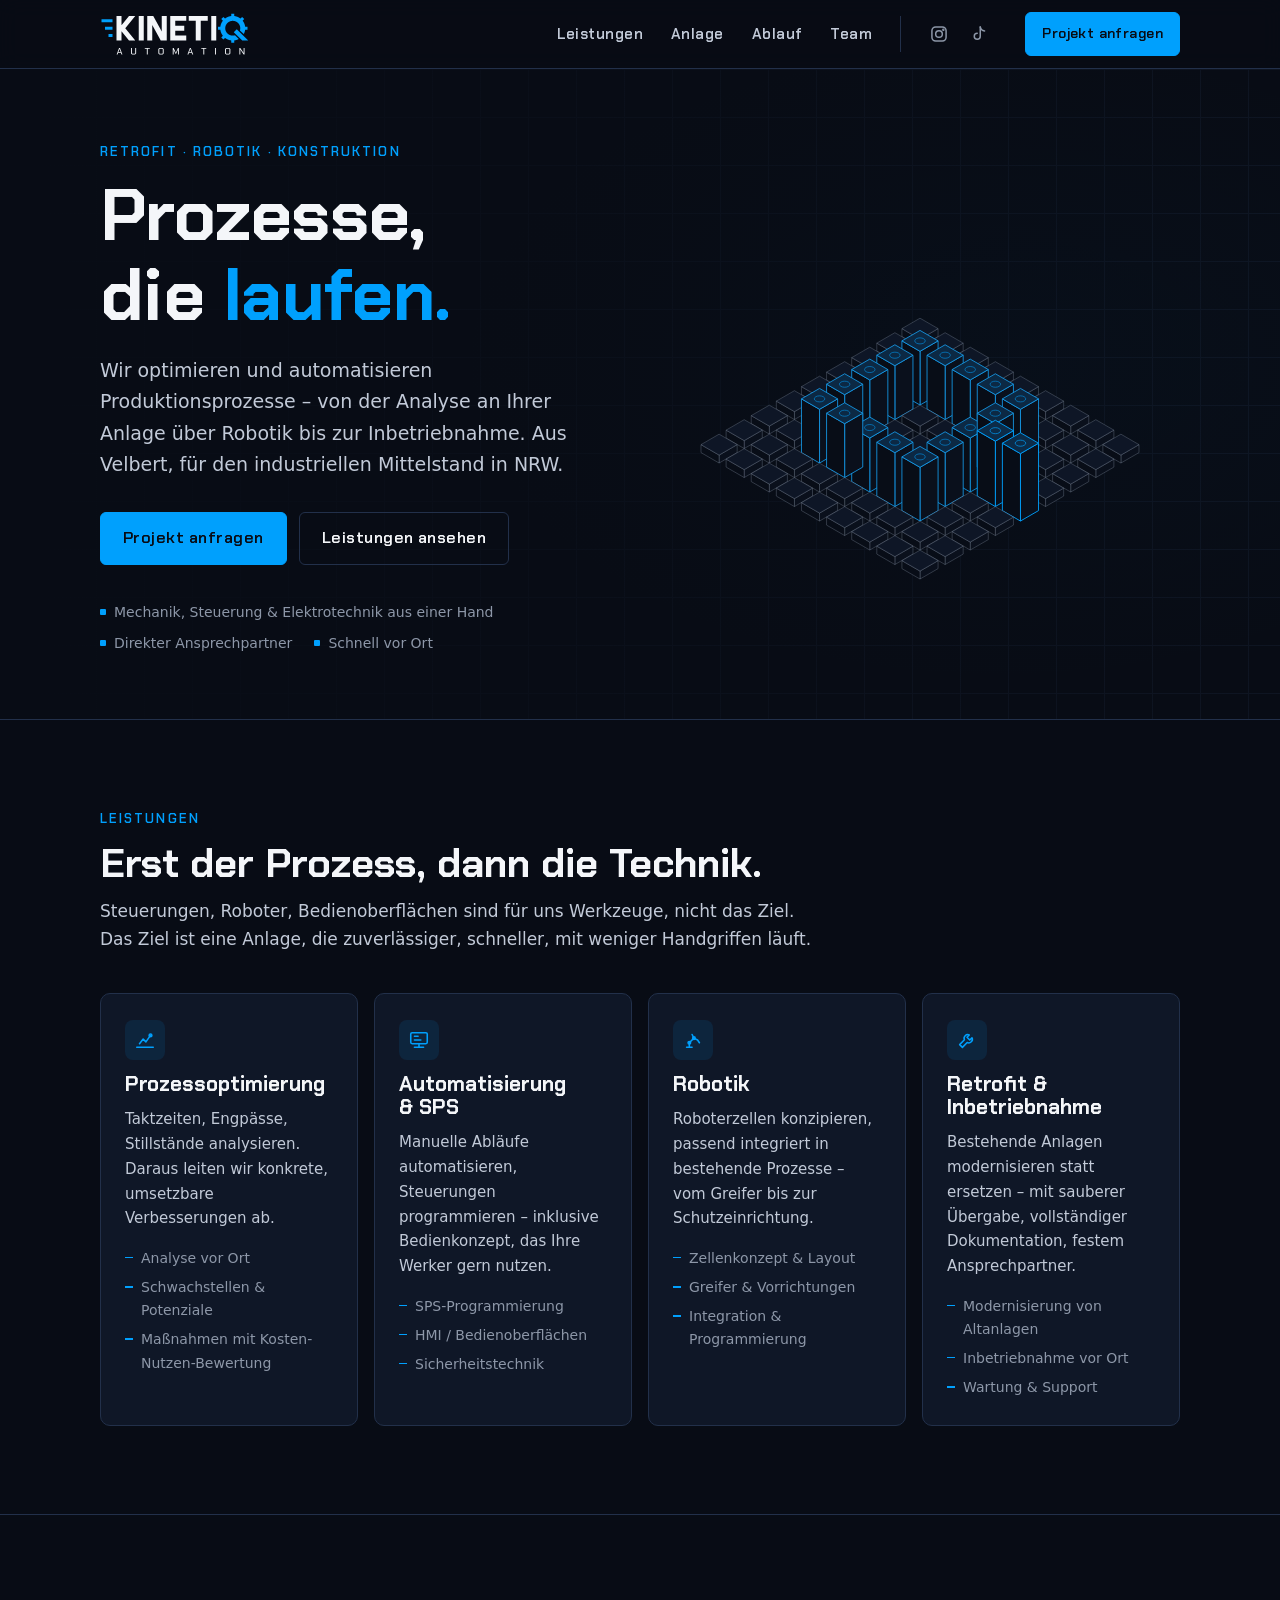
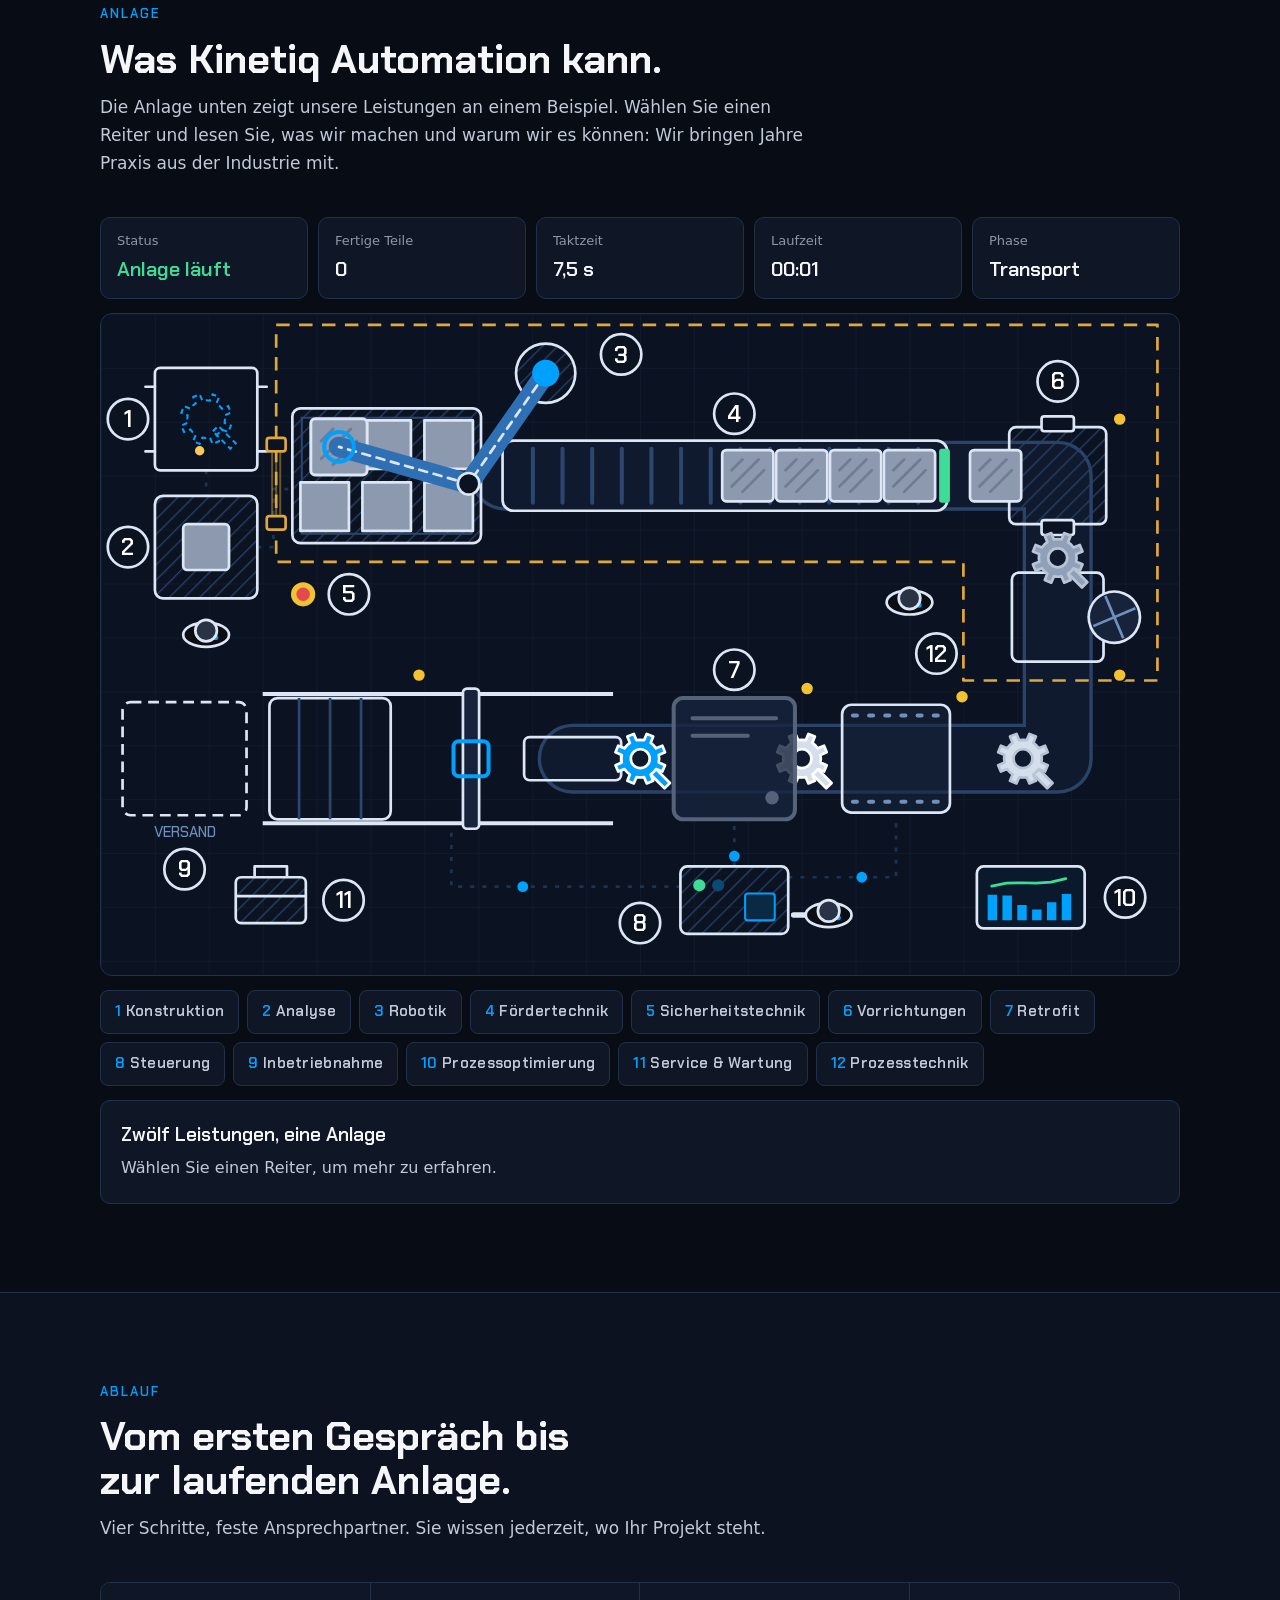
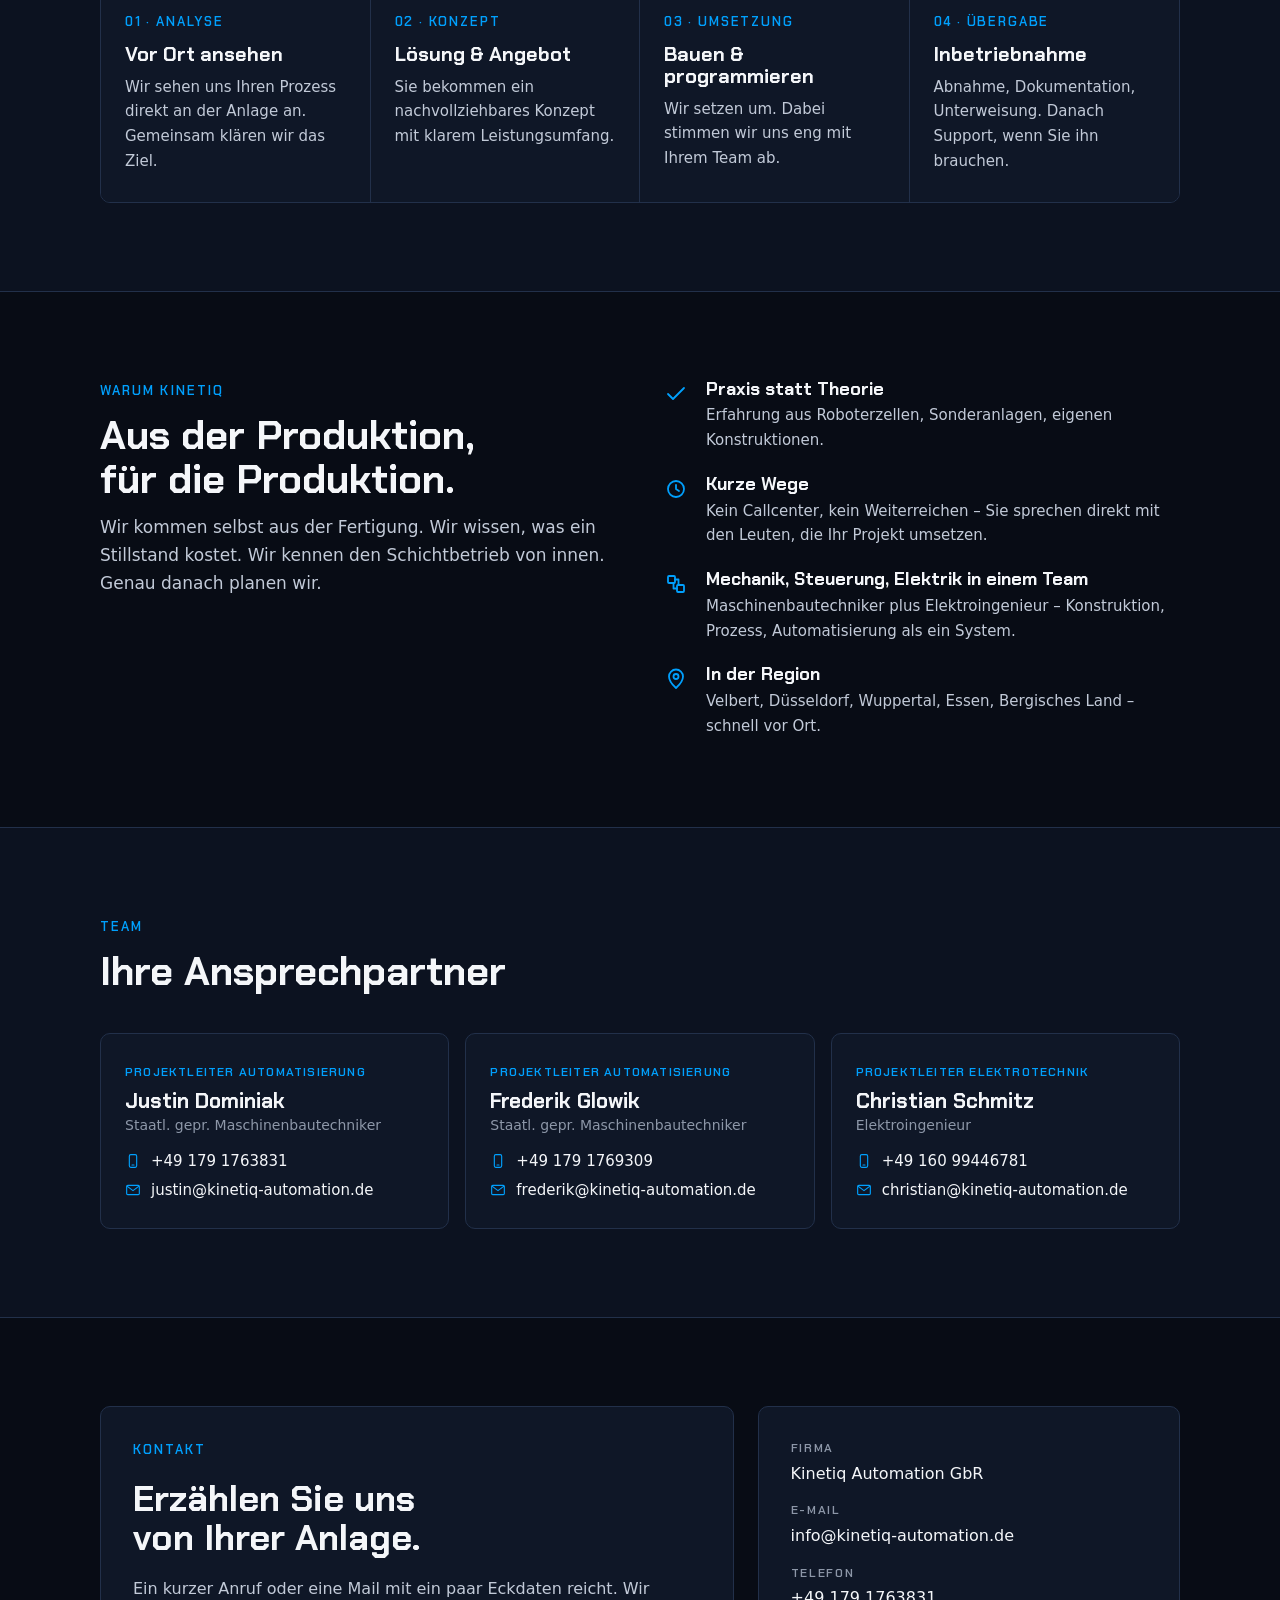
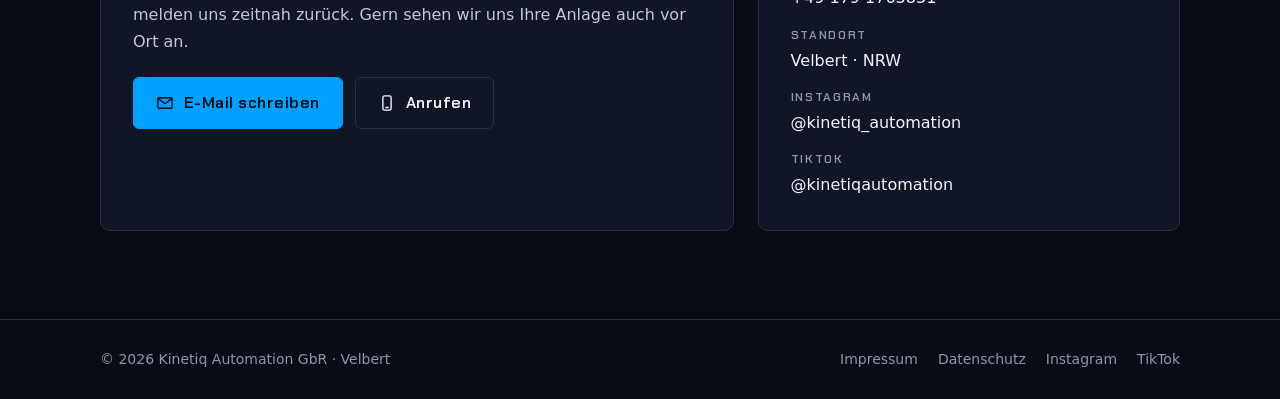
<file: index.html>
<!doctype html>
<html lang="de">
<head>
<meta charset="utf-8">
<meta name="viewport" content="width=device-width, initial-scale=1, viewport-fit=cover">
<link rel="canonical" href="https://kinetiq-automation.de/">
<title>Automatisierung &amp; Robotik in Velbert, NRW | Kinetiq Automation</title>
<meta name="description" content="Prozesse, die laufen. Kinetiq Automation aus Velbert: Retrofit, Robotik und Konstruktion für den Mittelstand in Düsseldorf, Wuppertal und NRW.">
<meta property="og:title" content="Kinetiq Automation – Automatisierung &amp; Robotik aus Velbert, NRW">
<meta property="og:description" content="Retrofit · Robotik · Konstruktion – für den industriellen Mittelstand in Düsseldorf, Wuppertal und NRW.">
<meta property="og:image" content="https://kinetiq-automation.de/assets/img/og.jpg">
<meta name="theme-color" content="#080C15">
<link rel="icon" type="image/png" href="assets/img/favicon.png">
<link rel="apple-touch-icon" href="assets/img/apple-touch-icon.png">
<script type="application/ld+json">{"@context":"https://schema.org","@type":"Organization","name":"Kinetiq Automation GbR","alternateName":"Kinetiq Automation","url":"https://kinetiq-automation.de/","logo":"https://kinetiq-automation.de/assets/img/apple-touch-icon.png","email":"info@kinetiq-automation.de","telephone":"+49 179 1763831","address":{"@type":"PostalAddress","addressLocality":"Velbert","addressRegion":"NRW","addressCountry":"DE"},"areaServed":["Velbert","Düsseldorf","Wuppertal","Nordrhein-Westfalen"],"sameAs":["https://www.instagram.com/kinetiq_automation/","https://www.tiktok.com/@kinetiqautomation"]}</script>
<link rel="preload" href="assets/fonts/ChakraPetch-Bold.woff2" as="font" type="font/woff2" crossorigin>
<style>
@font-face{font-family:"Chakra Petch";font-weight:500;font-display:swap;src:url(assets/fonts/ChakraPetch-Medium.woff2) format("woff2")}
@font-face{font-family:"Chakra Petch";font-weight:600;font-display:swap;src:url(assets/fonts/ChakraPetch-SemiBold.woff2) format("woff2")}
@font-face{font-family:"Chakra Petch";font-weight:700;font-display:swap;src:url(assets/fonts/ChakraPetch-Bold.woff2) format("woff2")}
/* Einseitige Firmenseite: Menüleiste, Hero mit Säulenfeld und Zahnrad-Q, Leistungen, Ablauf, Team, Kontakt */
:root{--blau:#00A0FD;--blau-tief:#0077C2;--navy:#080C15;--flaeche:#0C1220;--panel:#0F1727;--line:#22304A;--stahl:#F4F6F9;--grau:#8D97A8;--lead:#C2CAD8;
--display:"Chakra Petch","Segoe UI",system-ui,sans-serif;--body:system-ui,-apple-system,"Segoe UI",Roboto,"Helvetica Neue",Arial,sans-serif;color-scheme:dark}
*{box-sizing:border-box}
html{scroll-behavior:smooth;scroll-padding-top:80px}
html,body{margin:0}
body{background:var(--navy);color:var(--stahl);font-family:var(--body);font-size:16px;line-height:1.65;-webkit-font-smoothing:antialiased}
a{color:inherit}
a:focus-visible{outline:3px solid var(--blau);outline-offset:3px;border-radius:4px}
.wrap{max-width:1120px;margin:0 auto;padding-inline:20px}
h1,h2,h3{font-family:var(--display);font-weight:700;line-height:1.1;margin:0;text-wrap:balance}
p{margin:0}

/* Menüleiste */
.top{position:sticky;top:0;z-index:10;background:rgba(8,12,21,.88);backdrop-filter:blur(10px);border-bottom:1px solid var(--line)}
.top .wrap{display:flex;align-items:center;justify-content:space-between;gap:20px;min-height:68px}
.top img{display:block;width:150px;height:auto}
.top nav{display:flex;align-items:center;gap:28px}
.top nav a{text-decoration:none;font-family:var(--display);font-weight:600;font-size:15px;letter-spacing:.03em;color:var(--lead)}
.top nav a:hover{color:#fff}
.top .links{display:flex;gap:28px}
@media (max-width:820px){.top .links{display:none}}
.top .soc{display:flex;align-items:center;gap:4px;padding-left:20px;border-left:1px solid var(--line)}
.top .soc a{display:grid;place-items:center;width:36px;height:36px;border-radius:6px;color:var(--grau)}
.top .soc a:hover{color:var(--blau);background:rgba(0,160,253,.08)}
.top .soc svg{width:20px;height:20px;fill:none;stroke:currentColor;stroke-width:1.8;stroke-linecap:round;stroke-linejoin:round}
@media (max-width:820px){.top nav{gap:16px}.top .soc{padding-left:0;border-left:0}}
@media (max-width:420px){.top img{width:120px}.top nav{gap:8px}.top .soc a{width:32px}}

/* Buttons */
.btn{display:inline-flex;align-items:center;justify-content:center;gap:10px;font-family:var(--display);font-weight:600;font-size:16px;letter-spacing:.03em;background:var(--blau);color:var(--navy);border:1px solid var(--blau);border-radius:6px;padding:12px 22px;text-decoration:none;white-space:nowrap}
.btn:hover{background:#33B4FF;border-color:#33B4FF}
.btn.ghost{background:transparent;color:var(--stahl);border-color:var(--line)}
.btn.ghost:hover{border-color:var(--blau);color:var(--blau)}
.btn.sm{padding:9px 16px;font-size:14px}
.top nav .btn{color:var(--navy)}
.btn svg{width:18px;height:18px;fill:none;stroke:currentColor;stroke-width:1.8;stroke-linecap:round;stroke-linejoin:round}

/* Hero */
.hero{position:relative;overflow:hidden;border-bottom:1px solid var(--line);
 background:radial-gradient(60% 70% at 78% 45%,rgba(0,160,253,.10),transparent 70%),
 linear-gradient(var(--line) 1px,transparent 1px) 0 0/48px 48px,linear-gradient(90deg,var(--line) 1px,transparent 1px) 0 0/48px 48px,var(--navy)}
.hero::before{content:"";position:absolute;inset:0;background:linear-gradient(90deg,var(--navy) 0%,rgba(8,12,21,.92) 40%,rgba(8,12,21,.75) 100%)}
.hero .wrap{position:relative;display:grid;grid-template-columns:1fr 1fr;align-items:center;gap:40px;padding-block:72px 64px}
.eyebrow{font-family:var(--display);font-weight:600;font-size:13px;letter-spacing:.16em;text-transform:uppercase;color:var(--blau)}
.hero h1{font-size:clamp(40px,6.2vw,72px);letter-spacing:-.01em;margin:14px 0 20px}
.hero h1 span{color:var(--blau)}
.hero .lead{font-size:clamp(17px,1.6vw,19px);color:var(--lead);max-width:52ch}
.hero .cta{display:flex;flex-wrap:wrap;gap:12px;margin-top:32px}
.facts{display:flex;flex-wrap:wrap;gap:8px 22px;margin:36px 0 0;padding:0;list-style:none;color:var(--grau);font-size:14px}
.facts li{display:flex;align-items:center;gap:8px}
.facts li::before{content:"";width:6px;height:6px;border-radius:1px;background:var(--blau)}
.art{display:flex;justify-content:center}
.art canvas{display:block;width:min(100%,520px);aspect-ratio:52/42;height:auto;touch-action:pan-y}
@media (max-width:880px){.hero .wrap{grid-template-columns:1fr;padding-block:48px 40px}.art{order:-1}.art canvas{width:min(88vw,360px)}}

/* Abschnitte */
section.blk{padding-block:88px}
section.blk.alt{background:var(--flaeche);border-block:1px solid var(--line)}
.head{display:grid;gap:12px;margin-bottom:40px;max-width:720px}
.head h2{font-size:clamp(28px,3.6vw,40px)}
.head p{color:var(--lead);font-size:17px}
.head .eyebrow,.cbox .eyebrow{color:var(--blau);font-size:13px}

/* Leistungen */
.grid4{display:grid;grid-template-columns:repeat(auto-fit,minmax(min(100%,250px),1fr));gap:16px}
.card{background:var(--panel);border:1px solid var(--line);border-radius:10px;padding:26px 24px;display:grid;gap:12px;align-content:start}
.card .ic{width:40px;height:40px;border-radius:8px;display:grid;place-items:center;background:rgba(0,160,253,.1);color:var(--blau)}
.card .ic svg{width:22px;height:22px;fill:none;stroke:currentColor;stroke-width:1.7;stroke-linecap:round;stroke-linejoin:round}
.card h3{font-size:21px}
.card p{color:var(--lead);font-size:15px}
.card ul{margin:4px 0 0;padding:0;list-style:none;display:grid;gap:6px;font-size:14px;color:var(--grau)}
.card li{padding-left:16px;position:relative}
.card li::before{content:"";position:absolute;left:0;top:.7em;width:8px;height:1.5px;background:var(--blau)}

/* Anlage: Taktstraße als SVG-Animation, Anzeigen darüber, Stationen darunter */
#anlage{border-top:1px solid var(--line)}
.hud{display:grid;grid-template-columns:repeat(5,1fr);gap:10px;margin:0 0 14px}
.hud div{background:var(--panel);border:1px solid var(--line);border-radius:10px;padding:12px 16px;display:grid;gap:2px;min-width:0}
.hud dt{color:var(--grau);font-size:13px}
.hud dd{margin:0;font-family:var(--display);font-weight:600;font-size:20px;font-variant-numeric:tabular-nums;white-space:nowrap}
.hud .ok{color:#3DDC97}
@media (max-width:760px){.hud{grid-template-columns:1fr 1fr;gap:8px}.hud div{padding:9px 14px}.hud dd{font-size:18px}.hud div:last-child{grid-column:1/-1}}
.plan{background:#0B1322;border:1px solid var(--line);border-radius:12px;overflow:hidden}
.plan svg{display:block;width:100%;height:auto}
.plan:empty{display:none}
@media (max-width:640px){.plan .bdg circle{r:21px}.plan .bdg text{font-size:25px;transform:translateY(3px)}.plan .sel{r:25px}}
.stl{list-style:none;margin:14px 0 0;padding:0;display:grid;gap:14px;counter-reset:st}
.stl li{counter-increment:st}
.stl button{font:inherit;font-family:var(--display);font-weight:600;font-size:15px;letter-spacing:.02em;color:var(--lead);background:var(--panel);border:1px solid var(--line);border-radius:8px;min-height:44px;padding:0 14px;cursor:pointer;white-space:nowrap}
.stl button::before{content:counter(st) " ";color:var(--blau)}
.stl button:hover{border-color:var(--blau);color:#fff}
.stl button:focus-visible{outline:3px solid var(--blau);outline-offset:2px}
.stl button[aria-pressed=true]{background:var(--blau);border-color:var(--blau);color:var(--navy)}
.stl button[aria-pressed=true]::before{color:var(--navy)}
.stl h3{font-size:18px;margin:8px 0 2px}
.stl p{color:var(--lead);font-size:15px}
.an .stl{display:flex;flex-wrap:wrap;gap:8px}
.an .stl h3,.an .stl p{display:none}
.info{display:none;background:var(--panel);border:1px solid var(--line);border-radius:10px;padding:18px 20px;margin-top:14px;min-height:104px;gap:6px;align-content:start}
.an .info{display:grid}
.info strong{font-family:var(--display);font-weight:600;font-size:19px}
.info span{color:var(--lead);font-size:16px;line-height:1.55}
@media (max-width:520px){.an .stl{display:grid;grid-template-columns:repeat(2,minmax(0,1fr))}.stl button{width:100%;white-space:nowrap;text-align:left;padding:8px 10px;font-size:clamp(11px,3.45vw,15px);letter-spacing:0}}

/* Ablauf */
.steps{display:grid;grid-template-columns:repeat(auto-fit,minmax(min(100%,230px),1fr));gap:0;counter-reset:s;border:1px solid var(--line);border-radius:10px;overflow:hidden}
.step{padding:28px 24px;display:grid;gap:10px;align-content:start;border-right:1px solid var(--line);background:var(--panel)}
.step:last-child{border-right:0}
.step .n{font-family:var(--display);font-weight:600;font-size:13px;letter-spacing:.14em;color:var(--blau)}
.step h3{font-size:20px}
.step p{color:var(--lead);font-size:15px}
@media (max-width:980px){.step{border-right:0;border-bottom:1px solid var(--line)}.step:last-child{border-bottom:0}}

/* Warum */
.why{display:grid;grid-template-columns:1fr 1fr;gap:48px;align-items:start}
.why .pts{display:grid;gap:22px}
.pt{display:grid;grid-template-columns:28px 1fr;gap:14px}
.pt svg{width:24px;height:24px;margin-top:2px;fill:none;stroke:var(--blau);stroke-width:1.8;stroke-linecap:round;stroke-linejoin:round}
.pt h3{font-size:18px;margin-bottom:4px}
.pt p{color:var(--lead);font-size:15px}
@media (max-width:880px){.why{grid-template-columns:1fr;gap:32px}}

/* Team */
.team{display:grid;grid-template-columns:repeat(auto-fit,minmax(min(100%,320px),1fr));gap:16px}
.person{background:var(--panel);border:1px solid var(--line);border-radius:10px;padding:24px;display:grid;gap:4px;align-content:start;min-width:0}
.mono{width:56px;height:56px;border-radius:50%;display:grid;place-items:center;font-family:var(--display);font-weight:700;font-size:19px;color:var(--blau);background:rgba(0,160,253,.1);border:1px solid rgba(0,160,253,.35)}
.person .role{font-family:var(--display);font-weight:600;font-size:12px;letter-spacing:.1em;text-transform:uppercase;color:var(--blau);white-space:nowrap}
.person h3{font-size:21px;margin:4px 0 2px}
.person .q{color:var(--grau);font-size:14px;margin-bottom:10px}
.person a{display:flex;align-items:center;gap:10px;text-decoration:none;font-size:15px;overflow-wrap:anywhere;font-variant-numeric:tabular-nums;padding:2px 0}
.person a:hover{color:var(--blau)}
.person a svg{width:16px;height:16px;flex:none;fill:none;stroke:var(--blau);stroke-width:1.7;stroke-linecap:round;stroke-linejoin:round}

/* Kontakt */
.contact{display:grid;grid-template-columns:1.2fr .8fr;gap:24px;align-items:stretch}
.cbox{background:var(--panel);border:1px solid var(--line);border-radius:10px;padding:32px;display:grid;gap:18px;align-content:start}
.cbox h2{font-size:clamp(26px,3.2vw,36px)}
.cbox p{color:var(--lead)}
.cbox .cta{display:flex;flex-wrap:wrap;gap:12px;margin-top:4px}
.dl{display:grid;gap:14px;margin:0}
.dl div{display:grid;gap:2px}
.dl dt{font-family:var(--display);font-weight:600;font-size:12px;letter-spacing:.14em;text-transform:uppercase;color:var(--grau)}
.dl dd{margin:0;font-size:16px}
.dl a{text-decoration:none}
.dl a:hover{color:var(--blau)}
@media (max-width:880px){.contact{grid-template-columns:1fr}}

/* Fuß */
footer{border-top:1px solid var(--line);padding-block:28px;color:var(--grau);font-size:14px}
footer .wrap{display:flex;flex-wrap:wrap;align-items:center;justify-content:space-between;gap:12px 24px}
footer nav{display:flex;flex-wrap:wrap;gap:20px}
footer a{text-decoration:none}
footer a:hover{color:#fff}
@media (prefers-reduced-motion:reduce){html{scroll-behavior:auto}}
</style>
</head>
<body>
<header class="top">
  <div class="wrap">
    <a href="#start" aria-label="Kinetiq Automation – zum Seitenanfang"><img src="assets/img/logo.svg" alt="Kinetiq Automation" width="150" height="45"></a>
    <nav aria-label="Hauptmenü">
      <span class="links"><a href="#leistungen">Leistungen</a><a href="#anlage">Anlage</a><a href="#ablauf">Ablauf</a><a href="#team">Team</a></span>
      <span class="soc">
        <a href="https://www.instagram.com/kinetiq_automation/" rel="noopener" target="_blank" aria-label="Kinetiq Automation auf Instagram" title="Instagram"><svg viewBox="0 0 24 24" aria-hidden="true"><rect x="3.5" y="3.5" width="17" height="17" rx="4.5"/><circle cx="12" cy="12" r="4"/><circle cx="17.2" cy="6.8" r=".6" fill="currentColor"/></svg></a>
        <a href="https://www.tiktok.com/@kinetiqautomation" rel="noopener" target="_blank" aria-label="Kinetiq Automation auf TikTok" title="TikTok"><svg viewBox="0 0 24 24" aria-hidden="true"><path d="M13.5 3.5v11.2a3.6 3.6 0 1 1-3.6-3.6"/><path d="M13.5 3.5c.5 2.7 2.4 4.5 5.2 4.8"/></svg></a>
      </span>
      <a class="btn sm" href="#kontakt">Projekt anfragen</a>
    </nav>
  </div>
</header>

<main id="start">
  <section class="hero" aria-labelledby="t">
    <div class="wrap">
      <div>
        <p class="eyebrow">Retrofit · Robotik · Konstruktion</p>
        <h1 id="t">Prozesse, die <span>laufen.</span></h1>
        <p class="lead">Wir optimieren und automatisieren Produktionsprozesse – von der Analyse an Ihrer Anlage über Robotik bis zur Inbetriebnahme. Aus Velbert, für den industriellen Mittelstand in NRW.</p>
        <div class="cta">
          <a class="btn" href="#kontakt">Projekt anfragen</a>
          <a class="btn ghost" href="#leistungen">Leistungen ansehen</a>
        </div>
        <ul class="facts">
          <li>Mechanik, Steuerung &amp; Elektrotechnik aus einer Hand</li>
          <li>Direkter Ansprechpartner</li>
          <li>Schnell vor Ort</li>
        </ul>
      </div>
      <div class="art" aria-hidden="true">
        <!-- Säulenfeld: isometrische Stößel heben sich unter der Maus, Zahnrad-Q schwebt darüber (Canvas, eigener Code) -->
        <canvas id="feld" width="520" height="420"></canvas>
      </div>
    </div>
  </section>

  <section class="blk" id="leistungen" aria-labelledby="h-l">
    <div class="wrap">
      <div class="head">
        <p class="eyebrow">Leistungen</p>
        <h2 id="h-l">Erst der Prozess, dann die Technik.</h2>
        <p>Steuerungen, Roboter, Bedienoberflächen sind für uns Werkzeuge, nicht das Ziel. Das Ziel ist eine Anlage, die zuverlässiger, schneller, mit weniger Handgriffen läuft.</p>
      </div>
      <div class="grid4">
        <article class="card">
          <div class="ic"><svg viewBox="0 0 24 24"><path d="M3 20h18M6 16l4-5 3 3 5-7"/><circle cx="18" cy="7" r="1.5"/></svg></div>
          <h3>Prozessoptimierung</h3>
          <p>Taktzeiten, Engpässe, Stillstände analysieren. Daraus leiten wir konkrete, umsetzbare Verbesserungen ab.</p>
          <ul><li>Analyse vor Ort</li><li>Schwachstellen &amp; Potenziale</li><li>Maßnahmen mit Kosten-Nutzen-Bewertung</li></ul>
        </article>
        <article class="card">
          <div class="ic"><svg viewBox="0 0 24 24"><rect x="3" y="4" width="18" height="12" rx="1.5"/><path d="M7 20h10M12 16v4M7 8h4M7 12h7"/></svg></div>
          <h3>Automatisierung &amp; SPS</h3>
          <p>Manuelle Abläufe automatisieren, Steuerungen programmieren – inklusive Bedienkonzept, das Ihre Werker gern nutzen.</p>
          <ul><li>SPS-Programmierung</li><li>HMI / Bedienoberflächen</li><li>Sicherheitstechnik</li></ul>
        </article>
        <article class="card">
          <div class="ic"><svg viewBox="0 0 24 24"><path d="M5 20h6M8 20v-5l5-5 4 2M13 10l-2-4M17 12l2 3"/><circle cx="8" cy="15" r="1.4"/><circle cx="13" cy="10" r="1.4"/></svg></div>
          <h3>Robotik</h3>
          <p>Roboterzellen konzipieren, passend integriert in bestehende Prozesse – vom Greifer bis zur Schutzeinrichtung.</p>
          <ul><li>Zellenkonzept &amp; Layout</li><li>Greifer &amp; Vorrichtungen</li><li>Integration &amp; Programmierung</li></ul>
        </article>
        <article class="card">
          <div class="ic"><svg viewBox="0 0 24 24"><path d="M14.5 6.5a4 4 0 0 0-5.3 5.3L4 17l3 3 5.2-5.2a4 4 0 0 0 5.3-5.3L15 12l-3-3z"/></svg></div>
          <h3>Retrofit &amp; Inbetriebnahme</h3>
          <p>Bestehende Anlagen modernisieren statt ersetzen – mit sauberer Übergabe, vollständiger Dokumentation, festem Ansprechpartner.</p>
          <ul><li>Modernisierung von Altanlagen</li><li>Inbetriebnahme vor Ort</li><li>Wartung &amp; Support</li></ul>
        </article>
      </div>
    </div>
  </section>

  <section class="blk" id="anlage" aria-labelledby="h-an">
    <div class="wrap">
      <div class="head">
        <p class="eyebrow">Anlage</p>
        <h2 id="h-an">Was Kinetiq Automation kann.</h2>
        <p>Die Anlage unten zeigt unsere Leistungen an einem Beispiel. Wählen Sie einen Reiter und lesen Sie, was wir machen und warum wir es können: Wir bringen Jahre Praxis aus der Industrie mit.</p>
      </div>
      <dl class="hud" aria-hidden="true">
        <div><dt>Status</dt><dd class="ok">Anlage läuft</dd></div>
        <div><dt>Fertige Teile</dt><dd id="anl-stk">0</dd></div>
        <div><dt>Taktzeit</dt><dd id="anl-takt">7,5 s</dd></div>
        <div><dt>Laufzeit</dt><dd id="anl-laufzeit">00:00</dd></div>
        <div><dt>Phase</dt><dd id="anl-phase">Transport</dd></div>
      </dl>
      <!-- Taktanlage in der Draufsicht, gezeichnet von assets/anlage.js -->
      <div class="plan" id="anl-svg"></div>
      <ol class="stl" id="anl-st">
        <li data-p="20,78"><button type="button" aria-pressed="false">Konstruktion</button><h3>Konstruktion</h3><p>Wir konstruieren Anlagen, Vorrichtungen und Sonderteile selbst. Weil wir jahrelang in der Fertigung gearbeitet haben, wissen wir, was sich später bauen, bedienen und warten lässt.</p></li>
        <li data-p="20,173"><button type="button" aria-pressed="false">Analyse</button><h3>Analyse</h3><p>Wir nehmen Ihren Ablauf direkt an der Anlage auf und messen Taktzeiten, Wege und Handgriffe. Aus der Praxis wissen wir, wo in einer Fertigung Zeit und Geld verloren gehen.</p></li>
        <li data-p="386,30"><button type="button" aria-pressed="false">Robotik</button><h3>Robotik</h3><p>Wir planen Roboterzellen und programmieren den Roboter, vom Greifer bis zum Bewegungsablauf. Wir haben selbst an Roboterzellen in der Industrie gearbeitet und wissen, worauf es im Schichtbetrieb ankommt.</p></li>
        <li data-p="470,74"><button type="button" aria-pressed="false">Fördertechnik</button><h3>Fördertechnik</h3><p>Wir verketten Ihre Stationen mit Förderbändern, Puffern und Transfers, damit jedes Teil ohne Handarbeit weiterläuft. Aus der Produktion kennen wir die Stellen, an denen sich Teile stauen oder fehlen.</p></li>
        <li data-p="184,208"><button type="button" aria-pressed="false">Sicherheitstechnik</button><h3>Sicherheitstechnik</h3><p>Schutzzaun, Lichtgitter und Not-Halt planen wir von Beginn an mit ein. Wir haben selbst an solchen Anlagen gestanden und wissen: Sicherheit funktioniert nur, wenn sie die Arbeit nicht behindert.</p></li>
        <li data-p="710,50"><button type="button" aria-pressed="false">Vorrichtungen</button><h3>Vorrichtungen</h3><p>Wir konstruieren Spannvorrichtungen und Greifer passend zu Ihrem Bauteil. Aus der Fertigung wissen wir, dass eine Vorrichtung nur dann gut ist, wenn sie sich schnell bestücken lässt und jedes Teil gleich liegt.</p></li>
        <li data-p="470,264"><button type="button" aria-pressed="false">Retrofit</button><h3>Retrofit</h3><p>Wir automatisieren Ihre vorhandenen Maschinen und machen aus alten Anlagen neue, automatisierte Prozesse. Das spart die teure Neuanschaffung. Ältere Anlagen kennen wir aus der Instandhaltung und wissen, was sich zu erhalten lohnt.</p></li>
        <li data-p="400,452"><button type="button" aria-pressed="false">Steuerung</button><h3>Steuerung</h3><p>Wir programmieren die SPS, die alle Stationen verbindet, und gestalten die Bedienoberfläche dazu. Weil wir den Alltag an der Maschine kennen, bauen wir Bedienungen, die Ihre Mitarbeiter ohne lange Einarbeitung nutzen.</p></li>
        <li data-p="62,412"><button type="button" aria-pressed="false">Inbetriebnahme</button><h3>Inbetriebnahme</h3><p>Wir nehmen die Anlage bei Ihnen vor Ort in Betrieb und unterweisen Ihr Team. Wir wissen aus eigener Erfahrung, was ein Stillstand kostet. Deshalb bleiben wir nach der Übergabe Ihr fester Ansprechpartner.</p></li>
        <li data-p="760,433"><button type="button" aria-pressed="false">Prozessoptimierung</button><h3>Prozessoptimierung</h3><p>Wir werten Taktzeiten, Engpässe und Stillstände Ihrer laufenden Fertigung aus und leiten daraus konkrete Verbesserungen ab. Das haben wir über Jahre in der Prozesstechnik der Industrie gelernt.</p></li>
        <li data-p="180,435"><button type="button" aria-pressed="false">Service &amp; Wartung</button><h3>Service &amp; Wartung</h3><p>Wir warten Ihre Anlage, beheben Störungen und bleiben nach der Übergabe für Sie erreichbar. Aus der Instandhaltung wissen wir, was eine Stunde Stillstand kostet. Deshalb sorgen wir dafür, dass Ihre Anlage läuft.</p></li>
        <li data-p="620,252"><button type="button" aria-pressed="false">Prozesstechnik</button><h3>Prozesstechnik</h3><p>Wir legen fest, wie Ihr Bauteil an jeder Station bearbeitet wird: Ablauf, Werkzeuge, Parameter und Spannkonzept. Aus der Prozesstechnik in der Fertigung wissen wir, dass die Qualität eines Teils an diesen Details hängt, nicht an der Maschine allein.</p></li>
      </ol>
      <div class="info" aria-live="polite"><strong id="anl-titel">Zwölf Leistungen, eine Anlage</strong><span id="anl-text">Wählen Sie einen Reiter, um mehr zu erfahren.</span></div>
    </div>
  </section>

  <section class="blk alt" id="ablauf" aria-labelledby="h-a">
    <div class="wrap">
      <div class="head">
        <p class="eyebrow">Ablauf</p>
        <h2 id="h-a">Vom ersten Gespräch bis zur laufenden Anlage.</h2>
        <p>Vier Schritte, feste Ansprechpartner. Sie wissen jederzeit, wo Ihr Projekt steht.</p>
      </div>
      <div class="steps">
        <div class="step"><span class="n">01 · ANALYSE</span><h3>Vor Ort ansehen</h3><p>Wir sehen uns Ihren Prozess direkt an der Anlage an. Gemeinsam klären wir das Ziel.</p></div>
        <div class="step"><span class="n">02 · KONZEPT</span><h3>Lösung &amp; Angebot</h3><p>Sie bekommen ein nachvollziehbares Konzept mit klarem Leistungsumfang.</p></div>
        <div class="step"><span class="n">03 · UMSETZUNG</span><h3>Bauen &amp; programmieren</h3><p>Wir setzen um. Dabei stimmen wir uns eng mit Ihrem Team ab.</p></div>
        <div class="step"><span class="n">04 · ÜBERGABE</span><h3>Inbetriebnahme</h3><p>Abnahme, Dokumentation, Unterweisung. Danach Support, wenn Sie ihn brauchen.</p></div>
      </div>
    </div>
  </section>

  <section class="blk" aria-labelledby="h-w">
    <div class="wrap why">
      <div class="head" style="margin:0">
        <p class="eyebrow">Warum Kinetiq</p>
        <h2 id="h-w">Aus der Produktion, für die Produktion.</h2>
        <p>Wir kommen selbst aus der Fertigung. Wir wissen, was ein Stillstand kostet. Wir kennen den Schichtbetrieb von innen. Genau danach planen wir.</p>
      </div>
      <div class="pts">
        <div class="pt"><svg viewBox="0 0 24 24"><path d="M4 12l5 5L20 6"/></svg><div><h3>Praxis statt Theorie</h3><p>Erfahrung aus Roboterzellen, Sonderanlagen, eigenen Konstruktionen.</p></div></div>
        <div class="pt"><svg viewBox="0 0 24 24"><circle cx="12" cy="12" r="8"/><path d="M12 8v4l3 2"/></svg><div><h3>Kurze Wege</h3><p>Kein Callcenter, kein Weiterreichen – Sie sprechen direkt mit den Leuten, die Ihr Projekt umsetzen.</p></div></div>
        <div class="pt"><svg viewBox="0 0 24 24"><rect x="4" y="4" width="7" height="7" rx="1"/><rect x="13" y="13" width="7" height="7" rx="1"/><path d="M11 7.5h3.5V13M13 16.5H9.5V11"/></svg><div><h3>Mechanik, Steuerung, Elektrik in einem Team</h3><p>Maschinenbautechniker plus Elektroingenieur – Konstruktion, Prozess, Automatisierung als ein System.</p></div></div>
        <div class="pt"><svg viewBox="0 0 24 24"><path d="M12 21s7-6.2 7-11.5a7 7 0 0 0-14 0C5 14.8 12 21 12 21z"/><circle cx="12" cy="9.5" r="2.5"/></svg><div><h3>In der Region</h3><p>Velbert, Düsseldorf, Wuppertal, Essen, Bergisches Land – schnell vor Ort.</p></div></div>
      </div>
    </div>
  </section>

  <section class="blk alt" id="team" aria-labelledby="h-t">
    <div class="wrap">
      <div class="head">
        <p class="eyebrow">Team</p>
        <h2 id="h-t">Ihre Ansprechpartner</h2>
      </div>
      <div class="team">
        <article class="person">
          <div>
            <span class="role">Projektleiter Automatisierung</span>
            <h3>Justin Dominiak</h3>
            <p class="q">Staatl. gepr. Maschinenbautechniker</p>
            <a href="tel:+491791763831"><svg viewBox="0 0 24 24" aria-hidden="true"><rect x="6.5" y="2.5" width="11" height="19" rx="2.2"/><path d="M10.5 18h3"/></svg>+49 179 1763831</a>
            <a href="mailto:justin@kinetiq-automation.de"><svg viewBox="0 0 24 24" aria-hidden="true"><rect x="2.5" y="5" width="19" height="14" rx="1.6"/><path d="M3.5 6.5 12 13l8.5-6.5"/></svg>justin@kinetiq-automation.de</a>
          </div>
        </article>
        <article class="person">
          <div>
            <span class="role">Projektleiter Automatisierung</span>
            <h3>Frederik Glowik</h3>
            <p class="q">Staatl. gepr. Maschinenbautechniker</p>
            <a href="tel:+491791769309"><svg viewBox="0 0 24 24" aria-hidden="true"><rect x="6.5" y="2.5" width="11" height="19" rx="2.2"/><path d="M10.5 18h3"/></svg>+49 179 1769309</a>
            <a href="mailto:frederik@kinetiq-automation.de"><svg viewBox="0 0 24 24" aria-hidden="true"><rect x="2.5" y="5" width="19" height="14" rx="1.6"/><path d="M3.5 6.5 12 13l8.5-6.5"/></svg>frederik@kinetiq-automation.de</a>
          </div>
        </article>
        <article class="person">
          <div>
            <span class="role">Projektleiter Elektrotechnik</span>
            <h3>Christian Schmitz</h3>
            <p class="q">Elektroingenieur</p>
            <a href="tel:+4916099446781"><svg viewBox="0 0 24 24" aria-hidden="true"><rect x="6.5" y="2.5" width="11" height="19" rx="2.2"/><path d="M10.5 18h3"/></svg>+49 160 99446781</a>
            <a href="mailto:christian@kinetiq-automation.de"><svg viewBox="0 0 24 24" aria-hidden="true"><rect x="2.5" y="5" width="19" height="14" rx="1.6"/><path d="M3.5 6.5 12 13l8.5-6.5"/></svg>christian@kinetiq-automation.de</a>
          </div>
        </article>
      </div>
    </div>
  </section>

  <section class="blk" id="kontakt" aria-labelledby="h-k">
    <div class="wrap contact">
      <div class="cbox">
        <p class="eyebrow">Kontakt</p>
        <h2 id="h-k">Erzählen Sie uns von Ihrer Anlage.</h2>
        <p>Ein kurzer Anruf oder eine Mail mit ein paar Eckdaten reicht. Wir melden uns zeitnah zurück. Gern sehen wir uns Ihre Anlage auch vor Ort an.</p>
        <div class="cta">
          <a class="btn" href="mailto:info@kinetiq-automation.de?subject=Anfrage%20%C3%BCber%20kinetiq-automation.de&amp;body=Guten%20Tag%2C%0D%0A%0D%0Awir%20interessieren%20uns%20f%C3%BCr%20Ihre%20Unterst%C3%BCtzung%20bei%3A%0D%0A%0D%0A%0D%0AName%3A%0D%0AFirma%3A%0D%0ATelefon%3A%0D%0A"><svg viewBox="0 0 24 24" aria-hidden="true"><rect x="2.5" y="5" width="19" height="14" rx="1.6"/><path d="M3.5 6.5 12 13l8.5-6.5"/></svg>E-Mail schreiben</a>
          <a class="btn ghost" href="tel:+491791763831"><svg viewBox="0 0 24 24" aria-hidden="true"><rect x="6.5" y="2.5" width="11" height="19" rx="2.2"/><path d="M10.5 18h3"/></svg>Anrufen</a>
        </div>
      </div>
      <div class="cbox">
        <dl class="dl">
          <div><dt>Firma</dt><dd>Kinetiq Automation GbR</dd></div>
          <div><dt>E-Mail</dt><dd><a href="mailto:info@kinetiq-automation.de">info@kinetiq-automation.de</a></dd></div>
          <div><dt>Telefon</dt><dd><a href="tel:+491791763831">+49 179 1763831</a></dd></div>
          <div><dt>Standort</dt><dd>Velbert · NRW</dd></div>
          <div><dt>Instagram</dt><dd><a href="https://www.instagram.com/kinetiq_automation/" rel="noopener" target="_blank">@kinetiq_automation</a></dd></div>
          <div><dt>TikTok</dt><dd><a href="https://www.tiktok.com/@kinetiqautomation" rel="noopener" target="_blank">@kinetiqautomation</a></dd></div>
        </dl>
      </div>
    </div>
  </section>
</main>

<footer>
  <div class="wrap">
    <span>© 2026 Kinetiq Automation GbR · Velbert</span>
    <nav aria-label="Rechtliches und Social Media">
      <a href="impressum.html">Impressum</a><a href="datenschutz.html">Datenschutz</a>
      <a href="https://www.instagram.com/kinetiq_automation/" rel="noopener" target="_blank">Instagram</a>
      <a href="https://www.tiktok.com/@kinetiqautomation" rel="noopener" target="_blank">TikTok</a>
    </nav>
  </div>
</footer>

<script src="assets/feld.js" defer></script>
<script src="assets/anlage.js" defer></script>
</body>
</html>
</file>
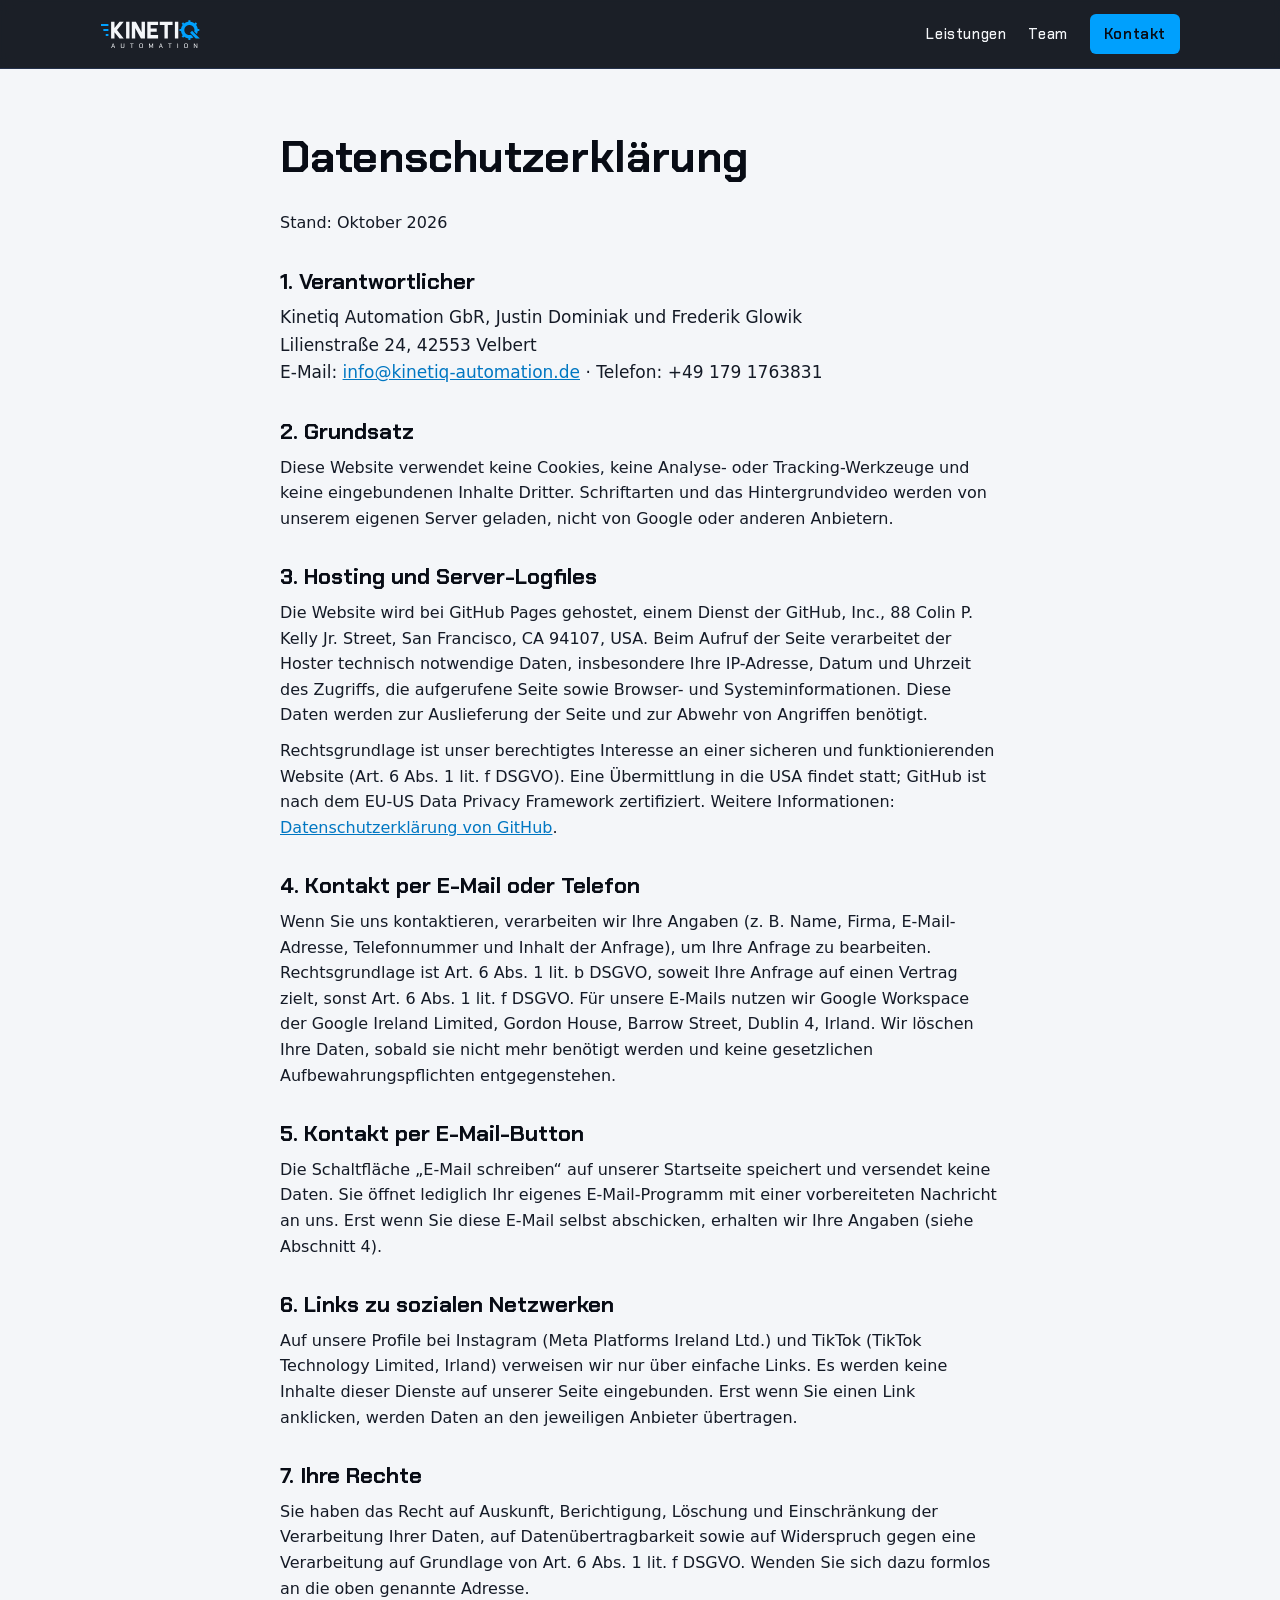
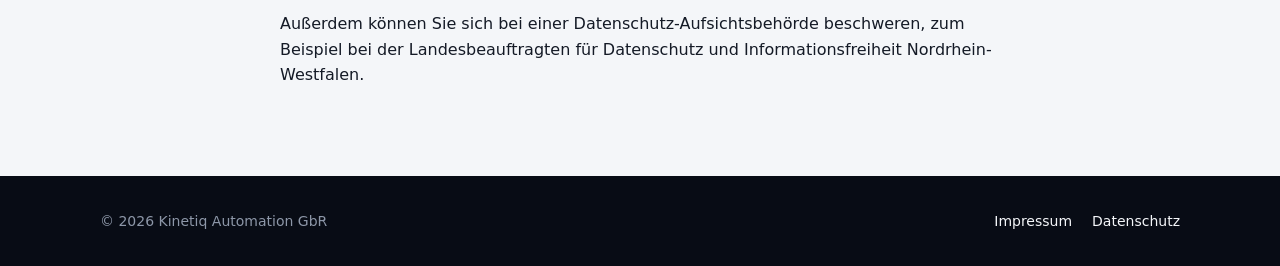
<file: datenschutz.html>
<!doctype html>
<html lang="de">
<head>
<meta charset="utf-8">
<meta name="viewport" content="width=device-width, initial-scale=1, viewport-fit=cover">
<title>Datenschutz – Kinetiq Automation</title>
<meta name="robots" content="noindex">
<meta name="theme-color" content="#080C15">
<link rel="icon" type="image/png" href="assets/img/favicon.png">
<link rel="stylesheet" href="assets/site.css">
</head>
<body>
<header class="top"><div class="wrap"><a href="index.html" aria-label="Zur Startseite"><img src="assets/img/logo.svg" alt="Kinetiq Automation" width="180" height="40"></a><nav class="nav" aria-label="Hauptnavigation"><a href="index.html#leistungen">Leistungen</a><a href="index.html#team">Team</a><a class="cta" href="index.html#kontakt">Kontakt</a></nav></div></header>
<main class="legal"><div class="wrap">
<h1>Datenschutzerklärung</h1>
<p>Stand: Oktober 2026</p>
<h2>1. Verantwortlicher</h2>
<address>Kinetiq Automation GbR, Justin Dominiak und Frederik Glowik<br>Lilienstraße 24, 42553 Velbert<br>E-Mail: <a href="mailto:info@kinetiq-automation.de">info@kinetiq-automation.de</a> · Telefon: +49 179 1763831</address>
<h2>2. Grundsatz</h2>
<p>Diese Website verwendet keine Cookies, keine Analyse- oder Tracking-Werkzeuge und keine eingebundenen Inhalte Dritter. Schriftarten und das Hintergrundvideo werden von unserem eigenen Server geladen, nicht von Google oder anderen Anbietern.</p>
<h2>3. Hosting und Server-Logfiles</h2>
<p>Die Website wird bei GitHub Pages gehostet, einem Dienst der GitHub, Inc., 88 Colin P. Kelly Jr. Street, San Francisco, CA 94107, USA. Beim Aufruf der Seite verarbeitet der Hoster technisch notwendige Daten, insbesondere Ihre IP-Adresse, Datum und Uhrzeit des Zugriffs, die aufgerufene Seite sowie Browser- und Systeminformationen. Diese Daten werden zur Auslieferung der Seite und zur Abwehr von Angriffen benötigt.</p>
<p>Rechtsgrundlage ist unser berechtigtes Interesse an einer sicheren und funktionierenden Website (Art. 6 Abs. 1 lit. f DSGVO). Eine Übermittlung in die USA findet statt; GitHub ist nach dem EU-US Data Privacy Framework zertifiziert. Weitere Informationen: <a href="https://docs.github.com/de/site-policy/privacy-policies/github-general-privacy-statement" rel="noopener">Datenschutzerklärung von GitHub</a>.</p>
<h2>4. Kontakt per E-Mail oder Telefon</h2>
<p>Wenn Sie uns kontaktieren, verarbeiten wir Ihre Angaben (z. B. Name, Firma, E-Mail-Adresse, Telefonnummer und Inhalt der Anfrage), um Ihre Anfrage zu bearbeiten. Rechtsgrundlage ist Art. 6 Abs. 1 lit. b DSGVO, soweit Ihre Anfrage auf einen Vertrag zielt, sonst Art. 6 Abs. 1 lit. f DSGVO. Für unsere E-Mails nutzen wir Google Workspace der Google Ireland Limited, Gordon House, Barrow Street, Dublin 4, Irland. Wir löschen Ihre Daten, sobald sie nicht mehr benötigt werden und keine gesetzlichen Aufbewahrungspflichten entgegenstehen.</p>
<h2>5. Kontakt per E-Mail-Button</h2>
<p>Die Schaltfläche „E-Mail schreiben“ auf unserer Startseite speichert und versendet keine Daten. Sie öffnet lediglich Ihr eigenes E-Mail-Programm mit einer vorbereiteten Nachricht an uns. Erst wenn Sie diese E-Mail selbst abschicken, erhalten wir Ihre Angaben (siehe Abschnitt 4).</p>
<h2>6. Links zu sozialen Netzwerken</h2>
<p>Auf unsere Profile bei Instagram (Meta Platforms Ireland Ltd.) und TikTok (TikTok Technology Limited, Irland) verweisen wir nur über einfache Links. Es werden keine Inhalte dieser Dienste auf unserer Seite eingebunden. Erst wenn Sie einen Link anklicken, werden Daten an den jeweiligen Anbieter übertragen.</p>
<h2>7. Ihre Rechte</h2>
<p>Sie haben das Recht auf Auskunft, Berichtigung, Löschung und Einschränkung der Verarbeitung Ihrer Daten, auf Datenübertragbarkeit sowie auf Widerspruch gegen eine Verarbeitung auf Grundlage von Art. 6 Abs. 1 lit. f DSGVO. Wenden Sie sich dazu formlos an die oben genannte Adresse.</p>
<p>Außerdem können Sie sich bei einer Datenschutz-Aufsichtsbehörde beschweren, zum Beispiel bei der Landesbeauftragten für Datenschutz und Informationsfreiheit Nordrhein-Westfalen.</p>
</div></main>
<footer><div class="wrap"><span>© 2026 Kinetiq Automation GbR</span><nav aria-label="Rechtliches"><a href="impressum.html">Impressum</a><a href="datenschutz.html">Datenschutz</a></nav></div></footer>
</body></html>
</file>
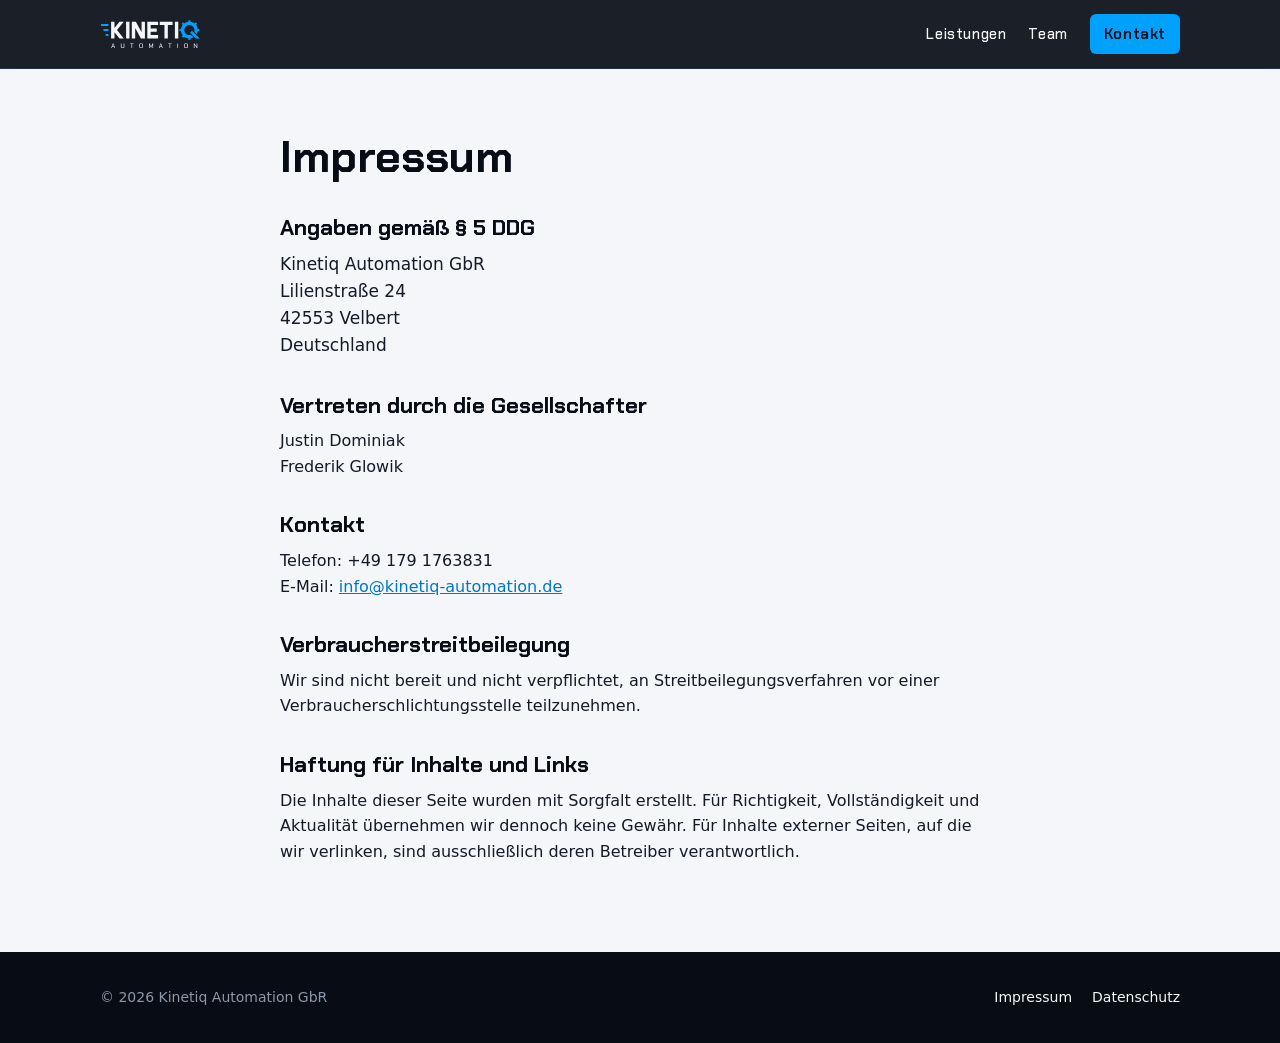
<file: impressum.html>
<!doctype html>
<html lang="de">
<head>
<meta charset="utf-8">
<meta name="viewport" content="width=device-width, initial-scale=1, viewport-fit=cover">
<title>Impressum – Kinetiq Automation</title>
<meta name="robots" content="noindex">
<meta name="theme-color" content="#080C15">
<link rel="icon" type="image/png" href="assets/img/favicon.png">
<link rel="stylesheet" href="assets/site.css">
</head>
<body>
<header class="top"><div class="wrap"><a href="index.html" aria-label="Zur Startseite"><img src="assets/img/logo.svg" alt="Kinetiq Automation" width="180" height="40"></a><nav class="nav" aria-label="Hauptnavigation"><a href="index.html#leistungen">Leistungen</a><a href="index.html#team">Team</a><a class="cta" href="index.html#kontakt">Kontakt</a></nav></div></header>
<main class="legal"><div class="wrap">
<h1>Impressum</h1>
<h2>Angaben gemäß § 5 DDG</h2>
<address>Kinetiq Automation GbR<br>Lilienstraße 24<br>42553 Velbert<br>Deutschland</address>
<h2>Vertreten durch die Gesellschafter</h2>
<p>Justin Dominiak<br>Frederik Glowik</p>
<h2>Kontakt</h2>
<p>Telefon: +49 179 1763831<br>E-Mail: <a href="mailto:info@kinetiq-automation.de">info@kinetiq-automation.de</a></p>
<h2>Verbraucherstreitbeilegung</h2>
<p>Wir sind nicht bereit und nicht verpflichtet, an Streitbeilegungsverfahren vor einer Verbraucherschlichtungsstelle teilzunehmen.</p>
<h2>Haftung für Inhalte und Links</h2>
<p>Die Inhalte dieser Seite wurden mit Sorgfalt erstellt. Für Richtigkeit, Vollständigkeit und Aktualität übernehmen wir dennoch keine Gewähr. Für Inhalte externer Seiten, auf die wir verlinken, sind ausschließlich deren Betreiber verantwortlich.</p>
</div></main>
<footer><div class="wrap"><span>© 2026 Kinetiq Automation GbR</span><nav aria-label="Rechtliches"><a href="impressum.html">Impressum</a><a href="datenschutz.html">Datenschutz</a></nav></div></footer>
</body></html>
</file>
<file: assets/site.css>
/* Kinetiq Automation – Website
   Konzept: Navy-Hero wie die Visitenkarte, helle Stahlweiß-Flächen für Inhalte,
   Typenschild als Kontaktblock. Farben = feste Kinetiq-Palette. */
@font-face{font-family:"Chakra Petch";font-weight:500;font-display:swap;src:url(fonts/ChakraPetch-Medium.woff2) format("woff2")}
@font-face{font-family:"Chakra Petch";font-weight:600;font-display:swap;src:url(fonts/ChakraPetch-SemiBold.woff2) format("woff2")}
@font-face{font-family:"Chakra Petch";font-weight:700;font-display:swap;src:url(fonts/ChakraPetch-Bold.woff2) format("woff2")}

:root{
  --blau:#00A0FD; --blau-tief:#0077C2; --navy:#080C15; --navy-2:#111A2A; --navy-line:#24304A;
  --stahl:#F4F6F9; --stahl-2:#E7EBF1; --grau:#8D97A8; --ink:#141A26; --muted:#4F5A6D; --weiss:#FFFFFF;
  --display:"Chakra Petch", "Segoe UI", system-ui, sans-serif;
  --body:system-ui, -apple-system, "Segoe UI", Roboto, "Helvetica Neue", Arial, sans-serif;
  --max:1120px;
  color-scheme:light;
}
*{box-sizing:border-box}
html{scroll-behavior:smooth}
body{margin:0;background:var(--stahl);color:var(--ink);font-family:var(--body);font-size:17px;line-height:1.6;-webkit-font-smoothing:antialiased}
img{max-width:100%;display:block}
a{color:var(--blau-tief)}
a:focus-visible,button:focus-visible{outline:3px solid var(--blau);outline-offset:3px;border-radius:4px}
.wrap{max-width:var(--max);margin:0 auto;padding-inline:20px}
.label{font-family:var(--display);font-weight:600;font-size:13px;letter-spacing:.16em;text-transform:uppercase;color:var(--blau-tief);margin:0 0 10px}
h1,h2,h3{font-family:var(--display);line-height:1.12;text-wrap:balance;margin:0}
h2{font-size:clamp(28px,4vw,40px);font-weight:700;color:var(--navy)}
h3{font-size:21px;font-weight:600;color:var(--navy)}
p{margin:0}

/* Kopfzeile */
.top{position:sticky;top:0;z-index:10;background:rgba(8,12,21,.92);backdrop-filter:blur(8px);border-bottom:1px solid var(--navy-line)}
.top .wrap{display:flex;align-items:center;justify-content:space-between;gap:16px;padding-block:14px}
.top img{height:30px;width:auto}
.nav{display:flex;gap:22px;align-items:center}
.nav a{font-family:var(--display);font-weight:500;font-size:15px;letter-spacing:.04em;color:var(--stahl);text-decoration:none}
.nav a:hover{color:var(--blau)}
.nav .cta{background:var(--blau);color:var(--navy);padding:8px 14px;border-radius:6px;font-weight:600}
.nav .cta:hover{color:var(--navy);background:#33B4FF}
@media (max-width:720px){.nav a:not(.cta){display:none}}

/* Hero */
.hero{background:var(--navy);color:var(--stahl);position:relative;overflow:hidden}
.hero::before{content:"";position:absolute;inset:0;background-image:linear-gradient(var(--navy-line) 1px,transparent 1px),linear-gradient(90deg,var(--navy-line) 1px,transparent 1px);background-size:48px 48px;opacity:.35;mask-image:linear-gradient(180deg,#000 0%,transparent 85%)}
.hero .wrap{position:relative;padding-block:84px 96px;display:grid;gap:28px}
.status{display:inline-flex;align-items:center;gap:10px;font-family:var(--display);font-weight:600;font-size:13px;letter-spacing:.16em;text-transform:uppercase;color:var(--grau);border:1px solid var(--navy-line);border-radius:999px;padding:6px 14px;width:fit-content}
.status i{width:9px;height:9px;border-radius:50%;background:#2BD67B;box-shadow:0 0 0 4px rgba(43,214,123,.18)}
.hero h1{font-size:clamp(40px,7vw,76px);font-weight:700;color:var(--weiss);max-width:14ch}
.hero h1 em{font-style:normal;color:var(--blau)}
.hero .lead{font-size:clamp(18px,2.2vw,21px);color:#C9D1DE;max-width:56ch}
.speed{display:flex;flex-direction:column;gap:7px;width:68px}
.speed span{height:7px;background:var(--blau);border-radius:1px}
.speed span:nth-child(2){margin-left:18px}.speed span:nth-child(3){margin-left:36px}
.btns{display:flex;flex-wrap:wrap;gap:12px}
.btn{font-family:var(--display);font-weight:600;font-size:16px;letter-spacing:.03em;text-decoration:none;padding:13px 20px;border-radius:6px;display:inline-block}
.btn.primary{background:var(--blau);color:var(--navy)}
.btn.primary:hover{background:#33B4FF}
.btn.ghost{border:1px solid var(--navy-line);color:var(--stahl)}
.btn.ghost:hover{border-color:var(--blau);color:var(--blau)}

/* Abschnitte */
section.block{padding-block:88px}
.head{display:grid;gap:12px;margin-bottom:40px;max-width:68ch}
.head p{color:var(--muted)}

/* Leistungen */
.services{display:grid;grid-template-columns:repeat(auto-fit,minmax(min(100%,250px),1fr));gap:18px}
.service{background:var(--weiss);border:1px solid var(--stahl-2);border-radius:8px;padding:26px 24px;display:grid;gap:10px;align-content:start}
.service .ico{width:42px;height:42px;color:var(--blau-tief)}
.service p{color:var(--muted);font-size:16px}
.service ul{margin:4px 0 0;padding-left:18px;color:var(--muted);font-size:15px;display:grid;gap:3px}

/* Ablauf */
.dark{background:var(--navy);color:var(--stahl)}
.dark h2,.dark h3{color:var(--weiss)}
.dark .label{color:var(--blau)}
.dark .head p{color:#B7C0CF}
.steps{display:grid;grid-template-columns:repeat(auto-fit,minmax(min(100%,230px),1fr));gap:0;border-top:1px solid var(--navy-line)}
.step{padding:26px 24px 28px 0;display:grid;gap:10px;align-content:start;border-bottom:1px solid var(--navy-line)}
.step .nr{font-family:var(--display);font-weight:700;font-size:15px;letter-spacing:.12em;color:var(--blau)}
.step p{color:#B7C0CF;font-size:16px}

/* Warum */
.why{display:grid;grid-template-columns:repeat(auto-fit,minmax(min(100%,300px),1fr));gap:40px;align-items:start}
.facts{display:grid;gap:18px}
.fact{display:grid;grid-template-columns:28px 1fr;gap:12px}
.fact svg{width:22px;height:22px;color:var(--blau-tief);margin-top:3px}
.fact b{font-family:var(--display);font-weight:600;font-size:18px;color:var(--navy);display:block}
.fact span{color:var(--muted);font-size:16px}

/* Team */
.team{display:grid;grid-template-columns:repeat(auto-fit,minmax(min(100%,340px),1fr));gap:22px;max-width:920px}
.person{background:var(--weiss);border:1px solid var(--stahl-2);border-radius:8px;overflow:hidden}
.person{display:grid;grid-template-columns:auto 1fr;align-items:center}
.mono{width:76px;height:76px;margin:20px 0 20px 20px;border-radius:8px;background:var(--navy);color:var(--blau);font-family:var(--display);font-weight:700;font-size:26px;letter-spacing:.04em;display:grid;place-items:center}
.person .info{padding:18px 20px 20px;display:grid;gap:4px}
.person .role{font-family:var(--display);font-weight:600;font-size:13px;letter-spacing:.14em;text-transform:uppercase;color:var(--blau-tief)}
.person .q{color:var(--muted);font-size:15px}
.person a{font-size:15px;text-decoration:none;overflow-wrap:anywhere}

/* Kontakt als Typenschild */
.contact{display:grid;grid-template-columns:repeat(auto-fit,minmax(min(100%,340px),1fr));gap:40px;align-items:center}
.plate{background:linear-gradient(160deg,#1A2335,#0B1120);border:1px solid var(--navy-line);border-radius:10px;padding:26px 26px 22px;position:relative;box-shadow:0 18px 40px rgba(8,12,21,.25)}
.plate::before,.plate::after{content:"";position:absolute;top:14px;width:9px;height:9px;border-radius:50%;background:#3A4660;box-shadow:inset 0 1px 1px rgba(0,0,0,.6)}
.plate::before{left:14px}.plate::after{right:14px}
.plate img{height:34px;width:auto;margin:6px 0 18px}
.plate dl{margin:0;display:grid;grid-template-columns:max-content 1fr;gap:9px 18px;font-size:15px}
.plate dt{font-family:var(--display);font-weight:600;font-size:12px;letter-spacing:.14em;text-transform:uppercase;color:var(--grau);padding-top:2px}
.plate dd{margin:0;color:var(--stahl);overflow-wrap:anywhere}
.plate dd a{color:var(--stahl);text-decoration:none}
.plate dd a:hover{color:var(--blau)}
.plate .ce{margin-top:18px;padding-top:12px;border-top:1px solid var(--navy-line);font-family:var(--display);font-size:12px;letter-spacing:.14em;color:var(--grau);display:flex;justify-content:space-between;gap:12px;flex-wrap:wrap}

/* Fußzeile */
footer{background:var(--navy);color:var(--grau);font-size:14px}
footer .wrap{padding-block:34px;display:flex;flex-wrap:wrap;gap:12px 28px;justify-content:space-between;align-items:center}
footer a{color:var(--stahl);text-decoration:none}
footer a:hover{color:var(--blau)}
footer nav{display:flex;gap:20px;flex-wrap:wrap}

/* Rechtstexte */
.legal{padding-block:64px 88px}
.legal .wrap{max-width:760px}
.legal h1{font-size:clamp(32px,5vw,44px);color:var(--navy);margin-bottom:28px}
.legal h2{font-size:22px;margin:34px 0 10px}
.legal p,.legal li{color:var(--ink);font-size:16px}
.legal p+p{margin-top:10px}
.legal address{font-style:normal}

@media (prefers-reduced-motion:reduce){html{scroll-behavior:auto}}
</file>
